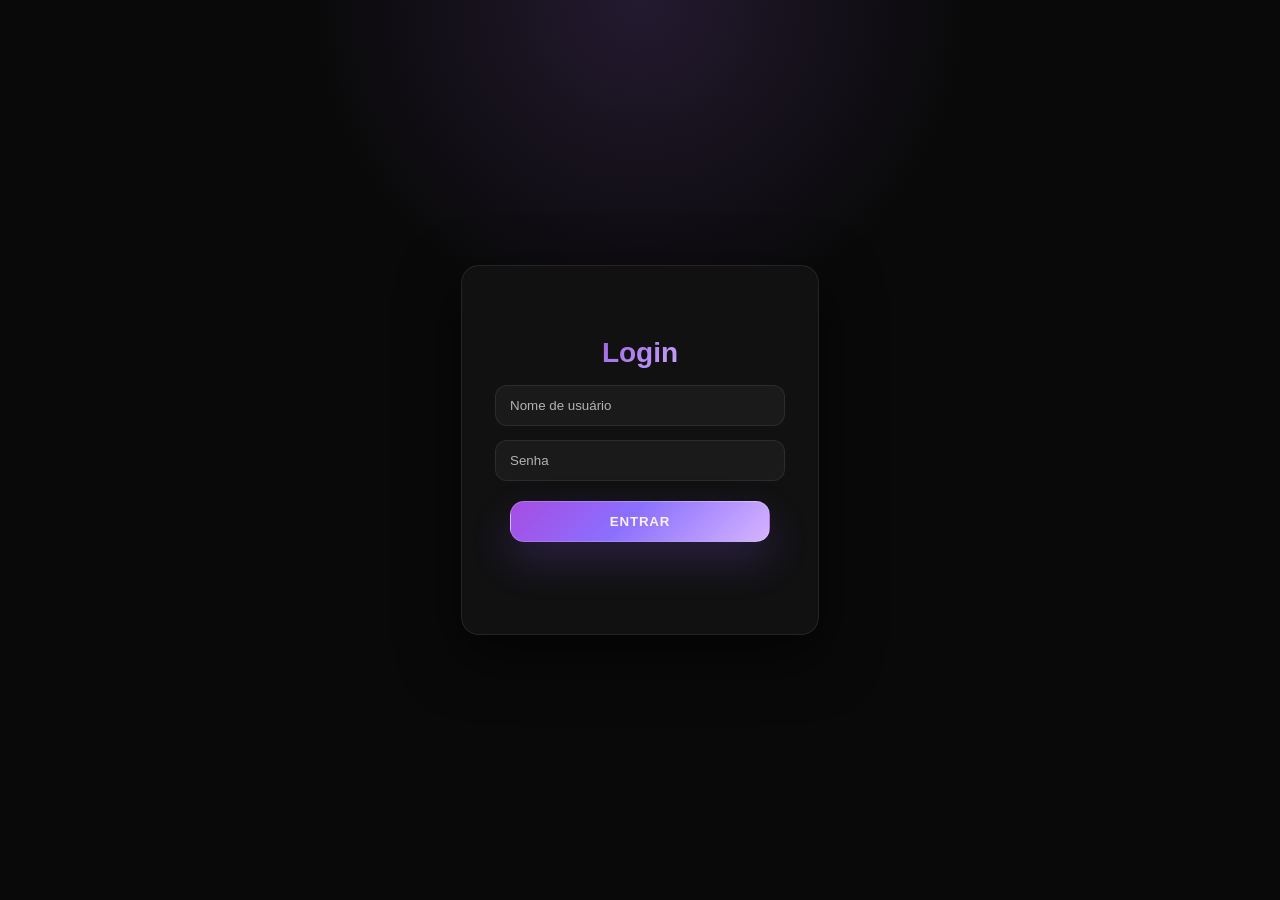
<file: index.html>
<!DOCTYPE html>
<html lang="pt-br">
<head>
    <meta charset="UTF-8">
    <meta name="viewport" content="width=device-width, initial-scale=1.0">
    <title>Login - Music Player</title>
    <style>
        body {
            font-family: -apple-system, BlinkMacSystemFont, 'Segoe UI', Roboto, Oxygen, Ubuntu, Cantarell, sans-serif;
            display: flex;
            justify-content: center;
            align-items: center;
            height: 100vh;
            margin: 0;
            background: radial-gradient(circle at top, rgba(155, 103, 224, 0.18), transparent 30%), #090909;
            color: #fff;
            transition: opacity 0.4s ease;
        }
        body.fade-out {
            opacity: 0;
        }
        @keyframes fadeInScale {
            from {
                opacity: 0;
                transform: translateY(-20px) scale(0.95);
            }
            to {
                opacity: 1;
                transform: translateY(0) scale(1);
            }
        }
        .login-container {
            background: rgba(18, 18, 18, 0.95);
            padding: 24px 28px;
            border-radius: 18px;
            box-shadow: 0 20px 60px rgba(0, 0, 0, 0.6);
            width: 300px;
            min-height: 320px;
            display: flex;
            flex-direction: column;
            justify-content: center;
            align-items: center;
            gap: 16px;
            border: 1px solid rgba(255, 255, 255, 0.08);
            animation: fadeInScale 0.6s ease-out forwards;
        }
        form {
            width: 100%;
            display: flex;
            flex-direction: column;
            align-items: center;
            gap: 14px;
        }
        h2 {
            font-size: 28px;
            font-weight: 900;
            margin-bottom: 0;
            background: linear-gradient(135deg, #9b67e0 0%, #c5a3ff 100%);
            -webkit-background-clip: text;
            -webkit-text-fill-color: transparent;
            background-clip: text;
            text-align: center;
        }
        input, button {
            width: 100%;
            max-width: 260px;
            padding: 12px 14px;
        }
        input {
            margin: 0;
            border: 1px solid rgba(255, 255, 255, 0.08);
            border-radius: 12px;
            background-color: rgba(255, 255, 255, 0.04);
            color: #fff;
            transition: border-color 0.2s ease, background-color 0.2s ease;
        }
        input:focus {
            outline: none;
            border-color: rgba(155, 103, 224, 0.85);
            background-color: rgba(255, 255, 255, 0.08);
        }
        button {
            margin-top: 6px;
            border-radius: 14px;
            background: linear-gradient(135deg, #a64ce2 0%, #8b70ff 45%, #d6b4ff 100%);
            color: #f7f0ff;
            font-weight: 800;
            letter-spacing: 0.06em;
            text-transform: uppercase;
            border: 1px solid rgba(255, 255, 255, 0.18);
            box-shadow: 0 18px 40px rgba(140, 92, 255, 0.22);
            transition: transform 0.25s ease, box-shadow 0.25s ease, background 0.25s ease;
        }
        button:hover {
            transform: translateY(-3px);
            box-shadow: 0 22px 48px rgba(140, 92, 255, 0.3);
            background: linear-gradient(135deg, #9c4ee3 0%, #7e63ff 45%, #cfa9ff 100%);
        }
        input::placeholder {
            color: #b3b3b3;
        }
        .error {
            color: #ff6b6b;
            font-size: 14px;
            text-align: center;
        }
    </style>
</head>
<body>
    <div class="login-container">
        <h2>Login</h2>
        <form id="loginForm">
            <input type="text" id="username" placeholder="Nome de usuário" required>
            <input type="password" id="password" placeholder="Senha" required>
            <button type="submit">Entrar</button>
        </form>
        <p id="error" class="error"></p>
    </div>

    <script>
        document.getElementById('loginForm').addEventListener('submit', function(event) {
            event.preventDefault();
            const username = document.getElementById('username').value;
            const password = document.getElementById('password').value;
            const errorMsg = document.getElementById('error');
            const body = document.body;

            // Validação simples
            if (username === '' || password.length < 6) {
                errorMsg.textContent = 'Nome de usuário obrigatório e senha deve ter pelo menos 6 caracteres.';
            } else {
                body.classList.add('fade-out');
                setTimeout(() => {
                    window.location.href = 'player.html';
                }, 400);
            }
        });
    </script>
</body>
</html>
</file>
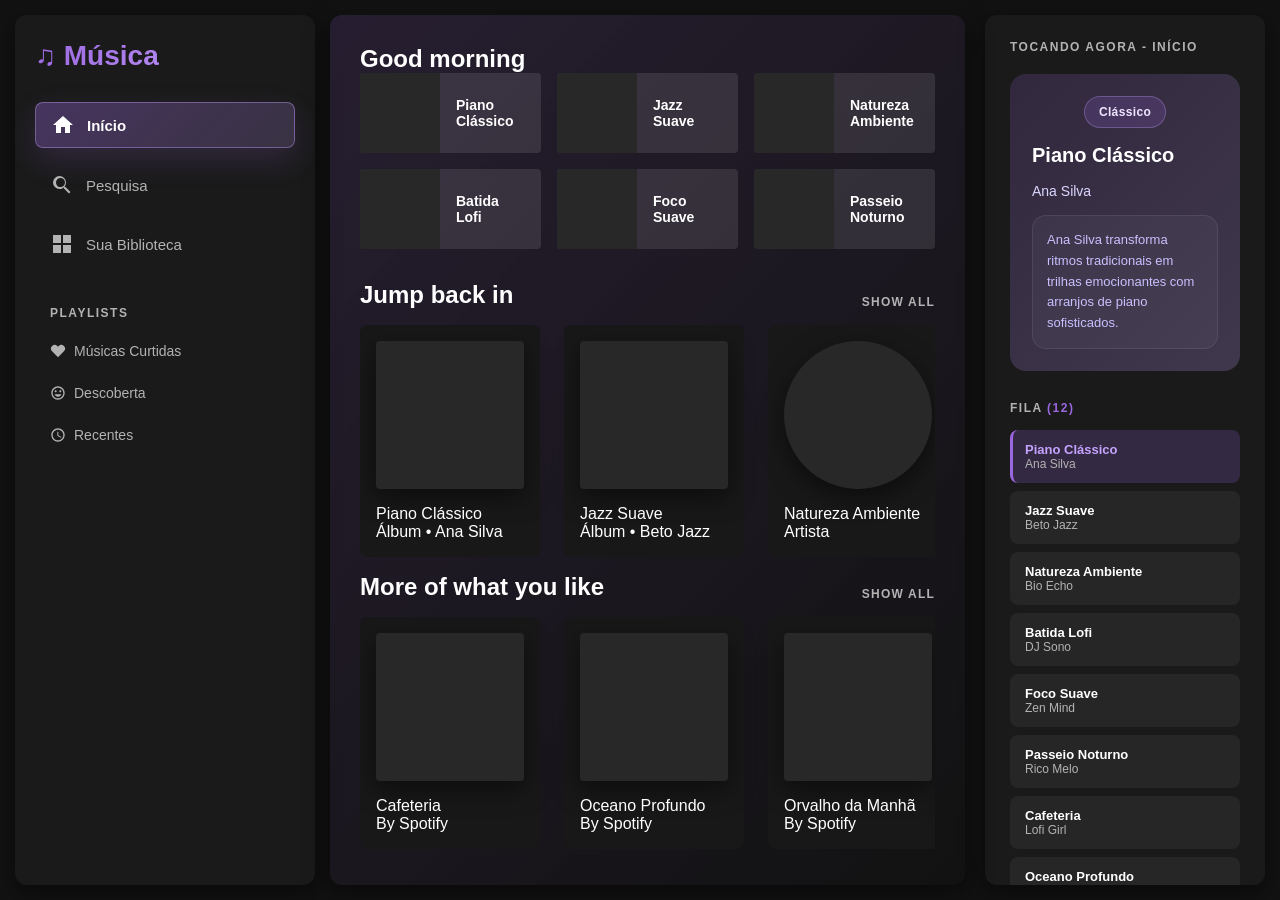
<file: player.html>
<!DOCTYPE html>
<html lang="pt-BR">
<head>
    <meta charset="UTF-8">
    <meta name="viewport" content="width=device-width, initial-scale=1.0">
    <title>Music Player - Estilo Spotify</title>
    <link rel="stylesheet" href="css/style.css">
    <style>
        @keyframes trackEntrance {
            from { opacity: 0; transform: translateY(20px); filter: blur(5px); }
            to { opacity: 1; transform: translateY(0); filter: blur(0); }
        }
        .track-animate {
            animation: trackEntrance 0.8s cubic-bezier(0.23, 1, 0.32, 1) forwards;
        }

        /* Estilos específicos para o Menu de Início */
        .welcome-grid {
            display: grid;
            grid-template-columns: repeat(3, 1fr);
            grid-template-rows: repeat(2, auto);
            gap: 16px;
            margin-bottom: 32px;
        }
        .welcome-item {
            display: flex;
            align-items: center;
            background: rgba(255,255,255,0.1);
            border-radius: 4px;
            overflow: hidden;
            cursor: pointer;
            transition: background 0.3s;
        }
        .welcome-item:hover { background: rgba(255,255,255,0.2); }
        .welcome-img { width: 80px; height: 80px; background: #282828; display: flex; align-items: center; justify-content: center; font-size: 32px; flex-shrink: 0; }
        .welcome-name { padding: 0 16px; font-weight: bold; font-size: 14px; }

        .horizontal-row { display: flex; gap: 24px; overflow-x: auto; padding-bottom: 16px; scrollbar-width: none; }
        .home-card { width: 180px; min-width: 180px; background: #181818; padding: 16px; border-radius: 8px; cursor: pointer; transition: background 0.3s; }
        .home-card:hover { background: #282828; }
        .card-img { width: 100%; aspect-ratio: 1/1; background: #282828; display: flex; align-items: center; justify-content: center; font-size: 48px; border-radius: 4px; margin-bottom: 16px; box-shadow: 0 8px 24px rgba(0,0,0,0.5); }
        
        /* Foto circular para artistas */
        .card-img.artist { border-radius: 50%; }
        
        .section-header { display: flex; justify-content: space-between; align-items: flex-end; margin-bottom: 16px; }
        .section-header h2 { font-size: 24px; font-weight: 700; margin: 0; }
        .show-all { font-size: 12px; font-weight: 700; color: #b3b3b3; cursor: pointer; text-transform: uppercase; letter-spacing: 0.1em; }
        .show-all:hover { text-decoration: underline; }

        .volume-container {
            display: flex;
            align-items: center;
            justify-content: center;
            margin-top: 15px;
            position: relative;
            gap: 0;
            width: 100%;
            height: 40px;
        }
        .volume-icon {
            cursor: pointer;
            transition: transform 0.3s cubic-bezier(0.4, 0, 0.2, 1);
            display: flex;
            align-items: center;
            justify-content: center;
            z-index: 2;
        }
        .volume-container.expanded .volume-icon {
            /* Move o ícone para a esquerda */
            transform: translateX(-55px);
        }
        .volume-slider {
            position: absolute;
            width: 120px;
            opacity: 0;
            pointer-events: none;
            /* Delay de 0.3s para a barra aparecer só depois que o ícone terminar de se mover */
            transition: opacity 0.3s ease 0.3s;
            margin: 0 !important;
            /* Posiciona a barra mais próxima do ícone */
            left: calc(50% - 35px);
        }
        .volume-container.expanded .volume-slider {
            opacity: 1;
            pointer-events: auto;
        }
    </style>
</head>
<body>
    <div class="container">
        <aside class="sidebar">
            <div class="sidebar-title">♫ Música</div>
            <ul class="sidebar-nav">
                <li><a href="#home">
                    <svg viewBox="0 0 24 24" fill="currentColor">
                        <path d="M10 20v-6h4v6h5v-8h3L12 3 2 12h3v8z"/>
                    </svg>
                    Início
                </a></li>
                <li><a href="#search">
                    <svg viewBox="0 0 24 24" fill="currentColor">
                        <path d="M15.5 14h-.79l-.28-.27A6.471 6.471 0 0016 9.5 6.5 6.5 0 109.5 16c1.61 0 3.09-.59 4.23-1.57l.27.28v.79l5 4.99L20.49 19l-4.99-5zm-6 0C8.01 14 6 11.99 6 9.5S8.01 5 10.5 5 15 7.01 15 9.5 12.99 14 10.5 14z"/>
                    </svg>
                    Pesquisa
                </a></li>
                <li><a href="#library">
                    <svg viewBox="0 0 24 24" fill="currentColor">
                        <path d="M3 3h8v8H3V3zm10 0h8v8h-8V3zM3 13h8v8H3v-8zm10 0h8v8h-8v-8z"/>
                    </svg>
                    Sua Biblioteca
                </a></li>
            </ul>
            <div class="sidebar-playlists-title">Playlists</div>
            <ul class="sidebar-playlists">
                <li><a href="#liked">
                    <span style="display: flex; align-items: center; gap: 8px;">
                        <svg viewBox="0 0 24 24" fill="currentColor" style="width: 16px; height: 16px;">
                            <path d="M20.84 4.61a5.5 5.5 0 0 0-7.78 0L12 5.67l-1.06-1.06a5.5 5.5 0 0 0-7.78 7.78l1.06 1.06L12 21.23l7.78-7.78 1.06-1.06a5.5 5.5 0 0 0 0-7.78z"/>
                        </svg>
                    Músicas Curtidas
                    </span>
                </a></li>
                <li><a href="#discover">
                    <span style="display: flex; align-items: center; gap: 8px;">
                        <svg viewBox="0 0 24 24" fill="currentColor" style="width: 16px; height: 16px;">
                            <path d="M12 2C6.48 2 2 6.48 2 12s4.48 10 10 10 10-4.48 10-10S17.52 2 12 2zm0 18c-4.42 0-8-3.58-8-8s3.58-8 8-8 8 3.58 8 8-3.58 8-8 8zm3.5-9c.83 0 1.5-.67 1.5-1.5S16.33 8 15.5 8 14 8.67 14 9.5s.67 1.5 1.5 1.5zm-7 0c.83 0 1.5-.67 1.5-1.5S9.33 8 8.5 8 7 8.67 7 9.5 7.67 11 8.5 11zm3.5 6.5c2.33 0 4.31-1.46 5.11-3.5H6.89c.8 2.04 2.78 3.5 5.11 3.5z"/>
                        </svg>
                    Descoberta
                    </span>
                </a></li>
                <li><a href="#recent">
                    <span style="display: flex; align-items: center; gap: 8px;">
                        <svg viewBox="0 0 24 24" fill="currentColor" style="width: 16px; height: 16px;">
                            <path d="M12 2C6.48 2 2 6.48 2 12s4.48 10 10 10 10-4.48 10-10S17.52 2 12 2zm0 18c-4.42 0-8-3.58-8-8s3.58-8 8-8 8 3.58 8 8-3.58 8-8 8zm.5-13H11v6l5.25 3.15.75-1.23-4.5-2.67z"/>
                        </svg>
                    Recentes
                    </span>
                </a></li>
            </ul>
        </aside>

        <!-- Main Content -->
        <div class="main-content">
            <!-- Player Section -->
            <section class="player-section">

                <!-- Interface de Início (Dashboard) -->
                <div id="homeUI" class="home-container" style="display: none;">
                    <h1 class="home-title">Good morning</h1>
                    
                    <div class="welcome-grid" id="welcomeGrid"></div>

                    <section class="home-section">
                        <div class="section-header">
                            <h2>Jump back in</h2>
                            <span class="show-all">Show all</span>
                        </div>
                        <div class="horizontal-row" id="jumpBackRow"></div>
                    </section>

                    <section class="home-section">
                        <div class="section-header">
                            <h2>More of what you like</h2>
                            <span class="show-all">Show all</span>
                        </div>
                        <div class="horizontal-row" id="moreLikeRow"></div>
                    </section>
                </div>

                <div id="searchUI" class="search-container" style="display: none; width: 100%;">
                    <div class="section-header">
                        <h2>Buscar músicas</h2>
                    </div>
                    <div class="search-box">
                        <input type="text" id="searchInput" placeholder="Buscar por título, artista ou gênero">
                    </div>
                    <div id="searchResults" class="search-results"></div>
                </div>

                <!-- View do Player -->
                <div id="playerView" style="display: flex; flex-direction: column; align-items: center; width: 100%; flex: 1; justify-content: center;">
                <div class="album-container">
                    <div class="album-art" id="albumArt">♫</div>
                </div>

                <div class="track-info">
                    <div style="display: flex; align-items: center; justify-content: center; gap: 15px;">
                        <div class="track-title" id="trackTitle">Selecione uma música</div>
                        <button id="likeBtn" style="background: none; border: none; color: white; cursor: pointer; padding: 5px; transition: transform 0.2s;">
                            <svg id="likeIcon" viewBox="0 0 24 24" fill="none" stroke="currentColor" stroke-width="2" style="width: 24px; height: 24px;">
                                <path d="M20.84 4.61a5.5 5.5 0 0 0-7.78 0L12 5.67l-1.06-1.06a5.5 5.5 0 0 0-7.78 7.78l1.06 1.06L12 21.23l7.78-7.78 1.06-1.06a5.5 5.5 0 0 0 0-7.78z"/>
                            </svg>
                        </button>
                    </div>
                    <div class="track-artist" id="trackArtist">Artista</div>
                </div>

                <div class="progress-container">
                    <div class="progress-bar" id="progressBar">
                        <div class="progress" id="progress"></div>
                    </div>
                    <div class="time-display">
                        <span id="currentTime">0:00</span>
                        <span id="duration">0:00</span>
                    </div>
                </div>

                <div class="controls" style="margin-top: 20px;">
                        <button id="prevBtn" title="Anterior">
                            <svg viewBox="0 0 24 24" fill="currentColor">
                                <path d="M18 18l-8.5-6L18 6v12zM6 6h2v12H6z"/>
                            </svg>
                        </button>
                        <button id="playBtn" class="play-btn" title="Play/Pausa">
                            <svg viewBox="0 0 24 24" fill="currentColor">
                                <path d="M8 5v14l11-7z"/>
                            </svg>
                        </button>
                        <button id="nextBtn" title="Próxima">
                            <svg viewBox="0 0 24 24" fill="currentColor">
                                <path d="M6 18l8.5-6L6 6v12zM16 6v12h2V6h-2z"/>
                            </svg>
                        </button>
                    </div>

                    <div class="volume-container">
                        <span class="volume-icon">
                            <svg viewBox="0 0 24 24" fill="currentColor">
                                <path d="M3 9v6h4l5 5V4L7 9H3zm13.5 3c0-1.77-1.02-3.29-2.5-4.03v8.05c1.48-.73 2.5-2.26 2.5-4.02zM14 3.23v2.06c2.89.86 5 3.54 5 6.71s-2.11 5.85-5 6.71v2.06c4.01-.91 7-4.49 7-8.77s-2.99-7.86-7-8.77z"/>
                            </svg>
                        </span>
                        <input type="range" id="volumeSlider" class="volume-slider" min="0" max="100" value="70">
                    </div>
                </div>
            </section>

            <!-- Right Panel -->
            <aside class="right-panel" id="rightPanel">
                <div class="now-playing-title" id="categoryTitle">Tocando Agora - Músicas Curtidas</div>
                <div class="currently-playing">
                    <div class="category-badges" id="categoryBadges"></div>
                    <div class="title" id="currentTrackTitle">Título da Música</div>
                    <div class="artist" id="currentTrackArtist">Nome do Artista</div>
                    <div class="artist-bio" id="artistBio">Uma breve biografia sobre o artista e o estilo da música aparece aqui.</div>
                </div>

                <div class="playlist-section-title">Fila <span id="queueCount" style="color: #9b67e0; font-weight: 700;">(15)</span></div>
                <div id="queueContainer"></div>
            </aside>
        </div>
    </div>

    <audio id="audioPlayer" preload="auto"></audio>
    <script src="js/script.js"></script>
</body>
</html>
</file>
<file: css/style.css>
* {
    margin: 0;
    padding: 0;
    box-sizing: border-box;
}

body {
    font-family: -apple-system, BlinkMacSystemFont, 'Segoe UI', Roboto, Oxygen, Ubuntu, Cantarell, sans-serif;
    background: #121212;
    color: #fff;
    height: 100vh;
    overflow: hidden;
}

@keyframes fadeInSlide {
    from {
        opacity: 0;
        transform: translateX(-30px);
    }
    to {
        opacity: 1;
        transform: translateX(0);
    }
}

@keyframes pulse {
    0%, 100% {
        opacity: 1;
    }
    50% {
        opacity: 0.7;
    }
}

@keyframes bounce {
    0%, 100% {
        transform: translateY(0);
    }
    50% {
        transform: translateY(-8px);
    }
}

@keyframes slideInFromLeft {
    from {
        transform: translateX(-100%);
        opacity: 0;
    }
    to {
        transform: translateX(0);
        opacity: 1;
    }
}

.container {
    display: flex;
    height: 100%;
    gap: 20px;
    padding: 20px;
}

.sidebar {
    width: 300px;
    background: #1a1a1a;
    border-radius: 12px;
    padding: 25px 20px;
    overflow-y: auto;
    box-shadow: 0 8px 24px rgba(0, 0, 0, 0.5);
    animation: slideInFromLeft 0.6s ease-out;
}

.sidebar-title {
    font-size: 28px;
    font-weight: 900;
    margin-bottom: 30px;
    background: linear-gradient(135deg, #9b67e0 0%, #c5a3ff 100%);
    -webkit-background-clip: text;
    -webkit-text-fill-color: transparent;
    background-clip: text;
}

.sidebar-nav {
    list-style: none;
    margin-bottom: 40px;
}

.sidebar-nav li {
    margin-bottom: 15px;
}

.sidebar-nav a {
    color: #b3b3b3;
    text-decoration: none;
    font-size: 15px;
    display: flex;
    align-items: center;
    gap: 12px;
    padding: 10px 15px;
    border-radius: 8px;
    transition: all 0.3s ease;
}

.sidebar-nav a:hover {
    color: #fff;
    background: rgba(155, 103, 224, 0.1);
    transform: translateX(8px);
}

.sidebar-nav a.active {
    color: #ffffff;
    background: linear-gradient(135deg, rgba(155, 103, 224, 0.35), rgba(197, 163, 255, 0.18));
    font-weight: 700;
    box-shadow: 0 12px 30px rgba(155, 103, 224, 0.18);
    border: 1px solid rgba(197, 163, 255, 0.4);
}

.sidebar-nav a.active svg {
    color: #ffffff;
}

.sidebar-nav a svg {
    width: 24px;
    height: 24px;
    transition: all 0.3s ease;
}

.sidebar-nav a:hover svg {
    animation: bounce 0.6s ease;
}

.sidebar-playlists-title {
    color: #b3b3b3;
    font-size: 12px;
    font-weight: 700;
    text-transform: uppercase;
    letter-spacing: 1.5px;
    margin-bottom: 15px;
    padding: 0 15px;
}

.sidebar-playlists {
    list-style: none;
}

.sidebar-playlists li {
    margin-bottom: 10px;
}

.sidebar-playlists a {
    color: #b3b3b3;
    text-decoration: none;
    font-size: 14px;
    padding: 8px 15px;
    border-radius: 8px;
    display: block;
    transition: all 0.3s ease;
}

.sidebar-playlists a:hover {
    color: #fff;
    transform: translateX(6px);
    background: rgba(155, 103, 224, 0.08);
}

.sidebar-playlists a.active {
    color: #ffffff;
    background: linear-gradient(135deg, rgba(155, 103, 224, 0.35), rgba(197, 163, 255, 0.18));
    font-weight: 700;
    box-shadow: 0 12px 30px rgba(155, 103, 224, 0.18);
    border: 1px solid rgba(197, 163, 255, 0.4);
}

.search-container {
    background: #121212;
    border-radius: 16px;
    padding: 24px;
    margin-bottom: 30px;
    box-shadow: 0 12px 36px rgba(0, 0, 0, 0.35);
}

.search-box {
    margin-bottom: 20px;
}

.search-box input {
    width: 100%;
    padding: 14px 18px;
    border-radius: 14px;
    border: 1px solid rgba(255, 255, 255, 0.08);
    background: rgba(255, 255, 255, 0.04);
    color: #fff;
    font-size: 14px;
}

.search-box input:focus {
    outline: none;
    border-color: rgba(155, 103, 224, 0.85);
    background: rgba(255, 255, 255, 0.08);
}

.search-results {
    display: grid;
    gap: 14px;
}

.search-result-card {
    background: rgba(26, 26, 26, 0.95);
    border: 1px solid rgba(255, 255, 255, 0.08);
    border-radius: 14px;
    padding: 18px;
    cursor: pointer;
    transition: transform 0.2s ease, background 0.2s ease, border-color 0.2s ease;
}

.search-result-card:hover {
    transform: translateY(-2px);
    background: rgba(155, 103, 224, 0.13);
    border-color: rgba(155, 103, 224, 0.25);
}

.search-result-title {
    font-size: 16px;
    font-weight: 700;
    margin-bottom: 6px;
    color: #fff;
}

.search-result-meta {
    font-size: 13px;
    color: #c3b8ff;
}

.search-empty {
    color: #b3b3b3;
    text-align: center;
    padding: 18px;
    border: 1px dashed rgba(255, 255, 255, 0.08);
    border-radius: 14px;
}

.main-content {
    flex: 1;
    display: flex;
    gap: 20px;
    min-width: 0;
}

.player-section {
    flex: 2;
    background: linear-gradient(135deg, rgba(155, 103, 224, 0.15) 0%, rgba(18, 18, 18, 0.8) 100%);
    border-radius: 12px;
    padding: 40px;
    display: flex;
    flex-direction: column;
    box-shadow: 0 8px 24px rgba(0, 0, 0, 0.5);
    position: relative;
    overflow-y: auto;
    justify-content: flex-start;
    align-items: stretch;
}

.search-bar-container {
    width: 100%;
    max-width: 400px;
    margin-bottom: 30px;
    z-index: 10;
    animation: fadeInSlide 0.3s ease-out;
}

.search-input-wrapper {
    position: relative;
    display: flex;
    align-items: center;
}

.search-input-wrapper svg {
    position: absolute;
    left: 15px;
    width: 18px;
    height: 18px;
    color: #000;
}

.search-input-wrapper input {
    width: 100%;
    padding: 12px 12px 12px 45px;
    border-radius: 500px;
    border: none;
    font-size: 14px;
    outline: none;
}

.player-section::before {
    content: '';
    position: absolute;
    top: -50%;
    right: -50%;
    width: 300px;
    height: 300px;
    background: radial-gradient(circle, rgba(155, 103, 224, 0.1) 0%, transparent 70%);
    border-radius: 50%;
}

.album-container {
    position: relative;
    z-index: 1;
    margin-bottom: 40px;
}

.album-art {
    width: 280px;
    height: 280px;
    background: linear-gradient(135deg, #9b67e0 0%, #c5a3ff 100%);
    border-radius: 16px;
    display: flex;
    align-items: center;
    justify-content: center;
    font-size: 120px;
    box-shadow: 0 20px 60px rgba(0, 0, 0, 0.5);
    background-size: cover;
    background-position: center;
}

.track-info {
    text-align: center;
    margin-bottom: 30px;
    position: relative;
    z-index: 1;
}

.track-title {
    font-size: 32px;
    font-weight: 700;
    margin-bottom: 8px;
    color: #fff;
}

.track-artist {
    font-size: 16px;
    color: #b3b3b3;
}

.progress-container {
    width: 100%;
    max-width: 400px;
    margin-bottom: 30px;
    position: relative;
    z-index: 1;
}

.progress-bar {
    width: 100%;
    height: 8px;
    background: rgba(255, 255, 255, 0.2);
    border-radius: 4px;
    cursor: pointer;
    overflow: hidden;
}

.progress {
    height: 100%;
    background: linear-gradient(90deg, #9b67e0 0%, #c5a3ff 100%);
    width: 0%;
    border-radius: 4px;
}

.time-display {
    display: flex;
    justify-content: space-between;
    color: #b3b3b3;
    font-size: 12px;
    margin-top: 10px;
}

.controls {
    display: flex;
    gap: 25px;
    justify-content: center;
    align-items: center;
    margin-bottom: 30px;
    position: relative;
    z-index: 1;
}

button {
    background: none;
    border: none;
    color: #fff;
    cursor: pointer;
    font-size: 24px;
    transition: all 0.3s ease;
    opacity: 0.7;
    display: flex;
    align-items: center;
    justify-content: center;
}

button:hover {
    opacity: 1;
    transform: scale(1.1);
}

button:hover svg {
    animation: bounce 0.4s ease;
}

button:active {
    transform: scale(0.95);
}

button svg {
    width: 24px;
    height: 24px;
    fill: currentColor;
    transition: all 0.3s ease;
}

.play-btn {
    width: 70px;
    height: 70px;
    background: linear-gradient(135deg, #9b67e0 0%, #c5a3ff 100%);
    border-radius: 50%;
    display: flex;
    align-items: center;
    justify-content: center;
    font-size: 32px;
    color: #000;
    opacity: 1;
    box-shadow: 0 10px 40px rgba(155, 103, 224, 0.3);
    animation: pulse 2s ease-in-out infinite;
}

.play-btn:hover {
    transform: scale(1.08);
    box-shadow: 0 15px 50px rgba(155, 103, 224, 0.5);
    animation: none;
}

.volume-container {
    display: flex;
    align-items: center;
    gap: 12px;
    width: 100%;
    max-width: 400px;
    position: relative;
    z-index: 1;
}

.volume-icon {
    font-size: 18px;
    opacity: 0.7;
    transition: all 0.3s ease;
    display: flex;
    align-items: center;
    justify-content: center;
}

.volume-icon svg {
    width: 20px;
    height: 20px;
    transition: all 0.3s ease;
}

.volume-container:hover .volume-icon {
    opacity: 1;
    transform: scale(1.1);
}

.volume-slider {
    flex: 1;
    height: 4px;
    appearance: none;
    -webkit-appearance: none;
    background: rgba(255, 255, 255, 0.2);
    border-radius: 2px;
    cursor: pointer;
}

.volume-slider::-webkit-slider-thumb {
    appearance: none;
    -webkit-appearance: none;
    width: 14px;
    height: 14px;
    background: #c5a3ff;
    border-radius: 50%;
    cursor: pointer;
}

.volume-slider::-moz-range-thumb {
    width: 14px;
    height: 14px;
    background: #c5a3ff;
    border-radius: 50%;
    cursor: pointer;
    border: none;
}

.right-panel {
    width: 350px;
    background: #1a1a1a;
    border-radius: 12px;
    padding: 25px;
    overflow-y: auto;
    box-shadow: 0 8px 24px rgba(0, 0, 0, 0.5);
}

.now-playing-title {
    font-size: 12px;
    font-weight: 700;
    text-transform: uppercase;
    letter-spacing: 1.5px;
    color: #b3b3b3;
    margin-bottom: 20px;
}

.currently-playing {
    background: linear-gradient(135deg, rgba(155, 103, 224, 0.18), rgba(197, 163, 255, 0.22));
    border-radius: 16px;
    padding: 22px;
    margin-bottom: 30px;
    text-align: left;
    display: grid;
    gap: 16px;
}

.category-badges {
    display: flex;
    flex-wrap: wrap;
    gap: 10px;
    justify-content: center;
}

.category-chip {
    padding: 8px 14px;
    border-radius: 999px;
    background: rgba(155, 103, 224, 0.18);
    color: #f0e6ff;
    font-size: 12px;
    font-weight: 700;
    letter-spacing: 0.03em;
    border: 1px solid rgba(197, 163, 255, 0.3);
}

.currently-playing .title {
    font-size: 20px;
    font-weight: 900;
    color: #fff;
    margin-bottom: 0;
}

.currently-playing .artist {
    font-size: 14px;
    color: #dcd6ff;
}

.artist-bio {
    font-size: 13px;
    line-height: 1.6;
    color: #c9c0ff;
    background: rgba(255, 255, 255, 0.04);
    border: 1px solid rgba(255, 255, 255, 0.08);
    padding: 14px;
    border-radius: 14px;
}

.playlist-section-title {
    font-size: 12px;
    font-weight: 700;
    text-transform: uppercase;
    letter-spacing: 1.5px;
    color: #b3b3b3;
    margin: 30px 0 15px;
}

.queue-item {
    padding: 12px;
    background: rgba(255, 255, 255, 0.05);
    border-radius: 8px;
    margin-bottom: 8px;
    cursor: pointer;
    transition: all 0.3s ease;
    border-left: 3px solid transparent;
}

.queue-item:hover {
    background: rgba(155, 103, 224, 0.15);
    border-left-color: #9b67e0;
}

.queue-item.active {
    background: rgba(155, 103, 224, 0.2);
    border-left-color: #9b67e0;
    color: #c5a3ff;
}

.queue-item-title {
    font-size: 13px;
    font-weight: 600;
    white-space: nowrap;
    overflow: hidden;
    text-overflow: ellipsis;
}

.queue-item-artist {
    font-size: 12px;
    color: #b3b3b3;
    white-space: nowrap;
    overflow: hidden;
    text-overflow: ellipsis;
}

audio {
    display: none;
}

::-webkit-scrollbar {
    width: 8px;
}

::-webkit-scrollbar-track {
    background: transparent;
}

::-webkit-scrollbar-thumb {
    background: #404040;
    border-radius: 4px;
}

::-webkit-scrollbar-thumb:hover {
    background: #535353;
}

@media (max-width: 1400px) {
    .container {
        gap: 15px;
        padding: 15px;
    }

    .right-panel {
        width: 280px;
    }

    .player-section {
        padding: 30px;
    }

    .album-art {
        width: 220px;
        height: 220px;
        font-size: 90px;
    }
}

@media (max-width: 1024px) {
    .container {
        flex-direction: column;
        height: auto;
    }

    .sidebar {
        width: 100%;
        max-height: 150px;
        display: flex;
        gap: 40px;
        align-items: flex-start;
        padding: 20px;
    }

    .sidebar-nav {
        display: flex;
        gap: 20px;
        margin-bottom: 0;
    }

    .main-content {
        flex-direction: column;
    }

    .right-panel {
        width: 100%;
    }
}
</file>
